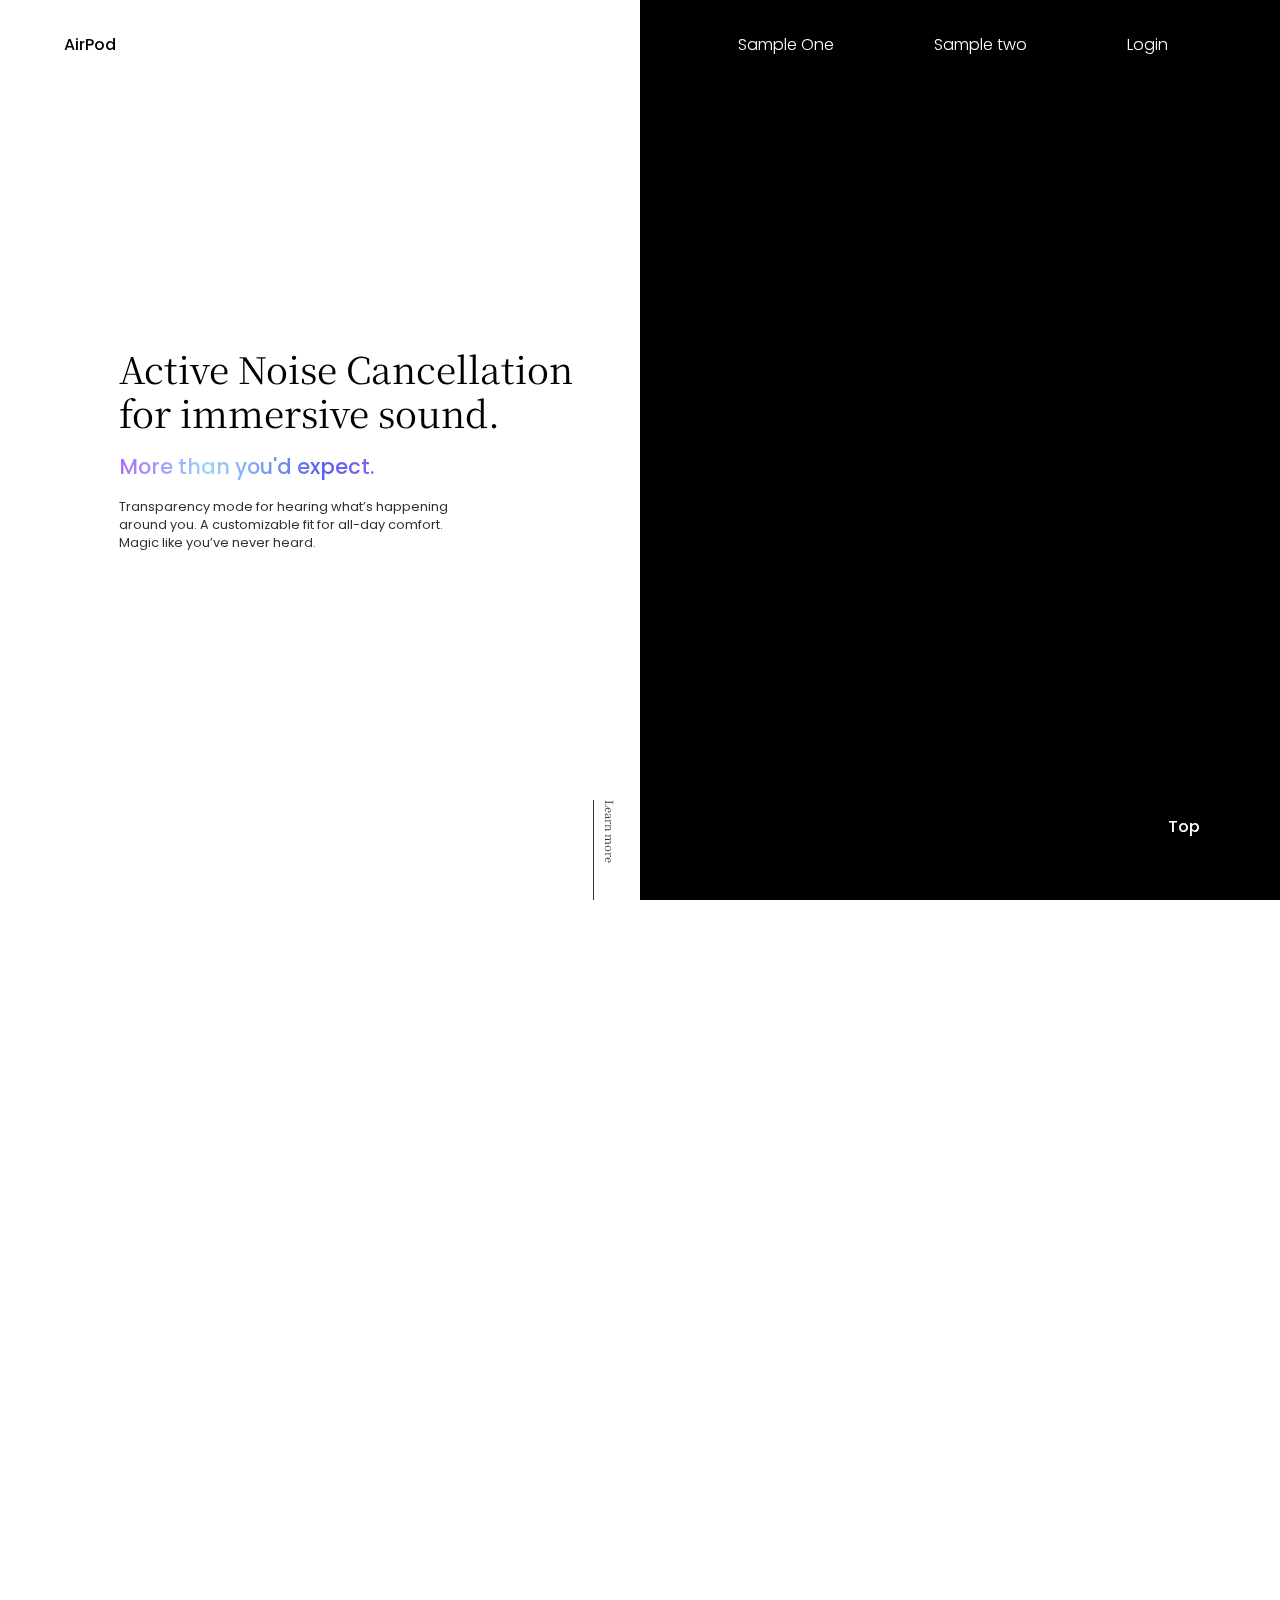
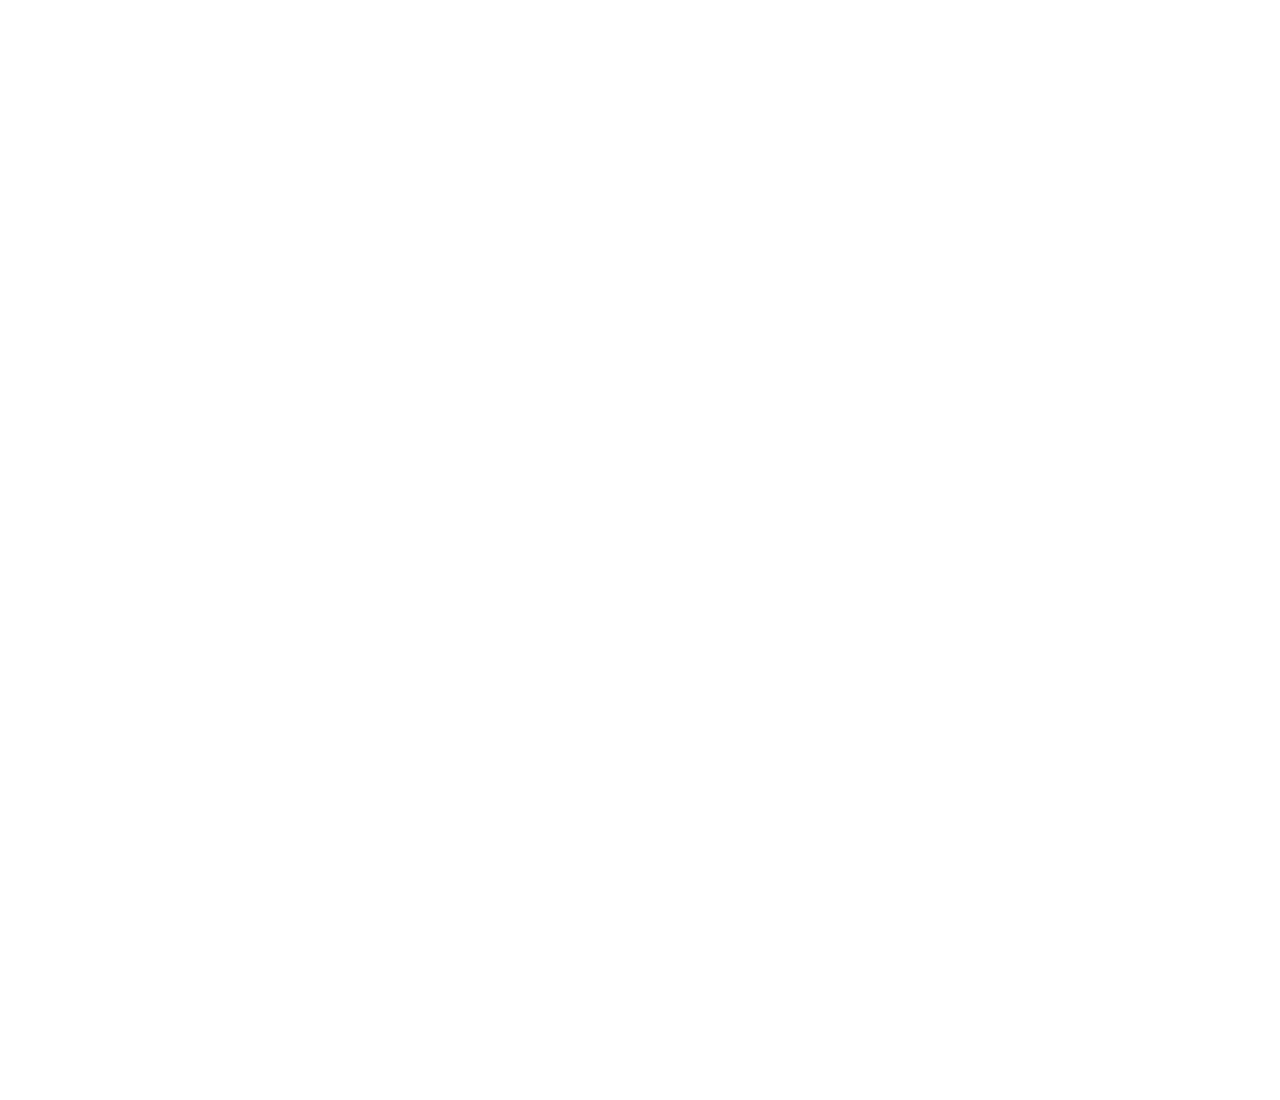
<file: index.html>
<!DOCTYPE html>
<html lang="en">
  <head>
    <meta charset="UTF-8" />
    <meta http-equiv="X-UA-Compatible" content="IE=edge" />
    <meta name="viewport" content="width=device-width, initial-scale=1.0" />
    <link rel="preconnect" href="https://fonts.googleapis.com" />
    <link rel="preconnect" href="https://fonts.gstatic.com" crossorigin />
    <link
      href="https://fonts.googleapis.com/css2?family=Noto+Serif+KR:wght@200;300;400;500;600;700;900&family=Poppins:wght@100;200;300;400;500;600&display=swap"
      rel="stylesheet"
    />
    <link rel="stylesheet" href="./css/main.css" />
    <script
      src="https://cdnjs.cloudflare.com/ajax/libs/jquery/3.6.0/jquery.min.js"
      integrity="sha512-894YE6QWD5I59HgZOGReFYm4dnWc1Qt5NtvYSaNcOP+u1T9qYdvdihz0PPSiiqn/+/3e7Jo4EaG7TubfWGUrMQ=="
      crossorigin="anonymous"
      referrerpolicy="no-referrer"
    ></script>
    <title>Document</title>
  </head>
  <body>
    <div id="Top" class="trigerTop">
      <span>Top</span>
    </div>
    <section class="Header-container">
      <div class="Header-nav-container">
        <div class="Header-nav-wrap">
          <div class="Header-nav-logo">AirPod</div>
          <div class="Header-nav-list">
            <span id="pageOne" onclick="return PageOne();">Sample One</span>
            <span id="pageTwo" onclick="return PageTwo();">Sample two</span>
            <span>Login</span>
          </div>
        </div>
      </div>
      <div class="Header-home-container">
        <div id="homeLeft" class="Header-home-left">
          <div class="Header-home-left-wrap">
            <div class="Header-home-left-container">
              <div class="Header-home-left-title-wrap">
                <div class="Header-home-left-title-top">
                  <h1>Active Noise Cancellation</h1>
                  <h1>for immersive sound.</h1>
                </div>
                <div class="Header-home-left-title-mid">
                  <h2>More than you'd expect.</h2>
                </div>
                <div class="Header-home-left-title-btm">
                  <p>
                    Transparency mode for hearing what’s happening around you. A customizable fit
                    for all-day comfort. Magic like you’ve never heard.
                  </p>
                </div>
              </div>
            </div>
            <div class="Header-home-left-arrow-wrap">
              <div class="Header-home-left-arrow-content">
                <span>Learn more</span>
              </div>
            </div>
          </div>
        </div>
        <div class="Header-home-right">
          <div class="Header-home-right-image">
            <div id="canvas-wrap" class="Header-home-right-image-wrap">
              <canvas id="hero-lightpass" ></canvas>
            </div>
          </div>
        </div>
      </div>
    </section>
    <section></section>
    <section></section>
    <script src="./js/main.js"></script>
  </body>
</html>
</file>
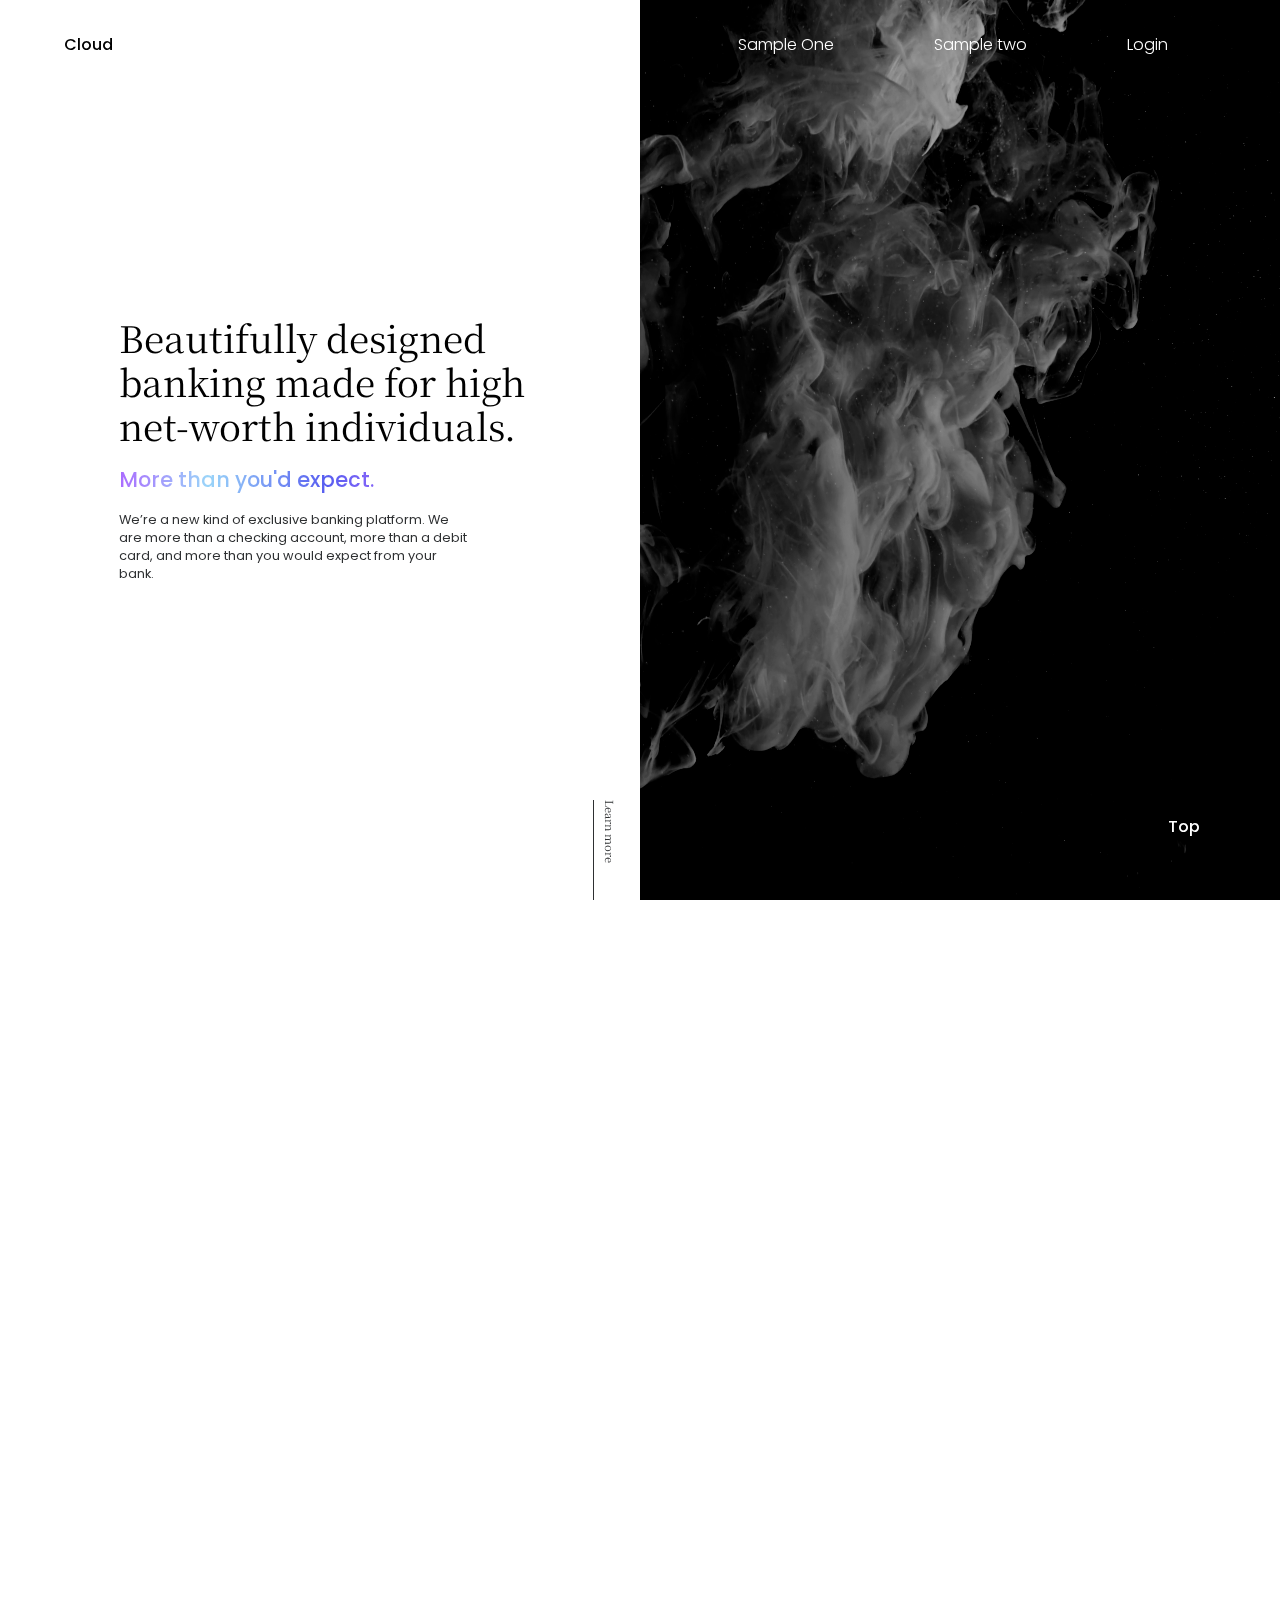
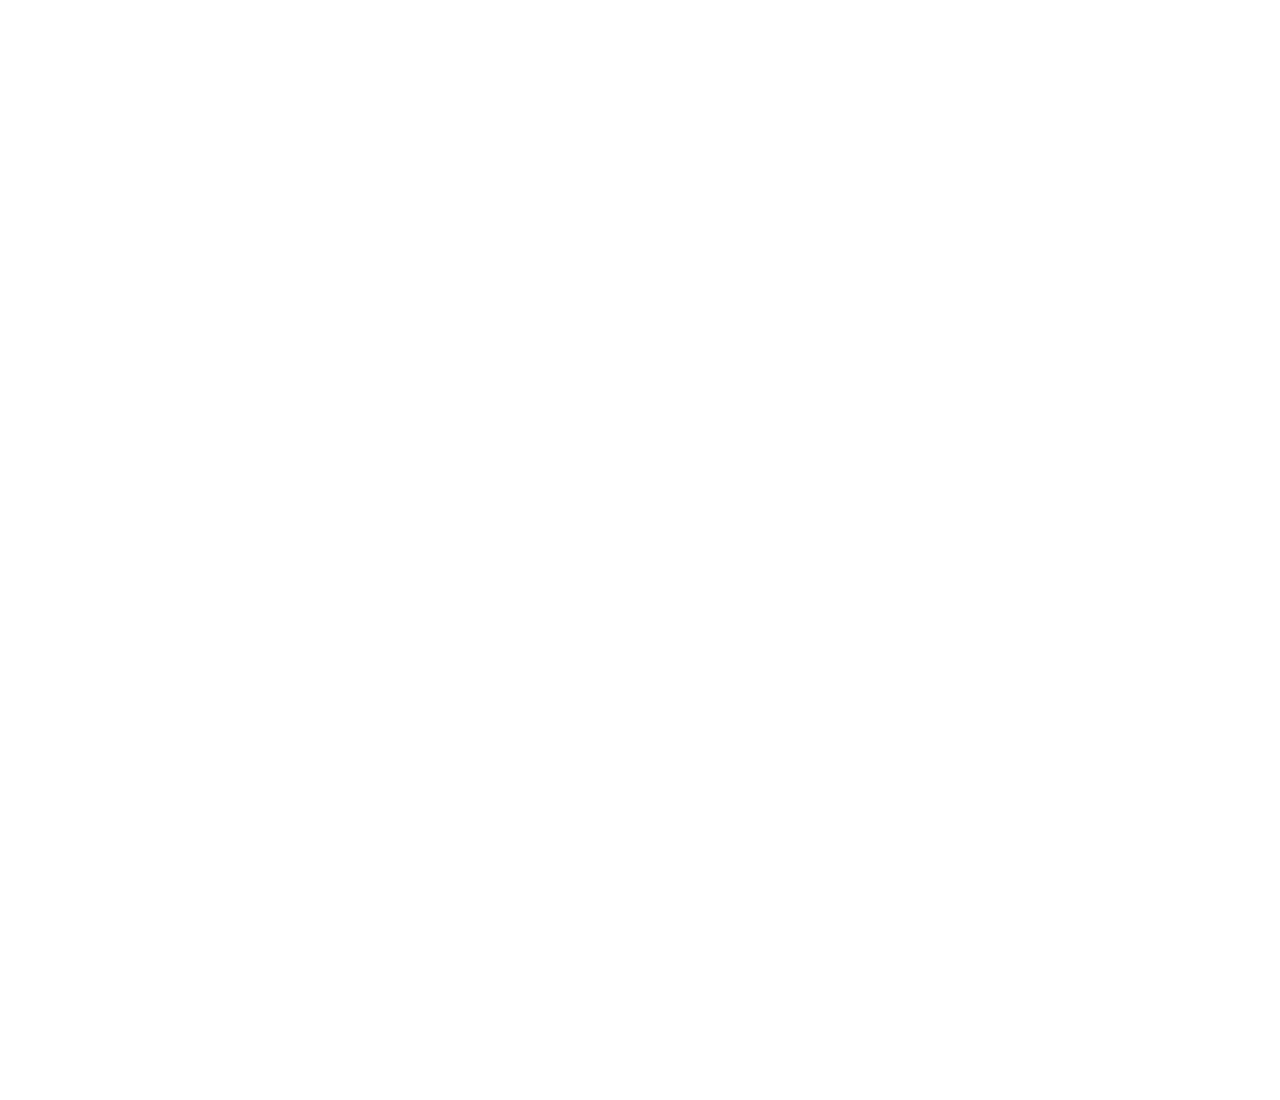
<file: sample_two.html>
<!DOCTYPE html>
<html lang="en">
  <head>
    <meta charset="UTF-8" />
    <meta http-equiv="X-UA-Compatible" content="IE=edge" />
    <meta name="viewport" content="width=device-width, initial-scale=1.0" />
    <link rel="preconnect" href="https://fonts.googleapis.com" />
    <link rel="preconnect" href="https://fonts.gstatic.com" crossorigin />
    <link
      href="https://fonts.googleapis.com/css2?family=Noto+Serif+KR:wght@200;300;400;500;600;700;900&family=Poppins:wght@100;200;300;400;500;600&display=swap"
      rel="stylesheet"
    />
    <link rel="stylesheet" href="./css/main.css" />
    <script
      src="https://cdnjs.cloudflare.com/ajax/libs/jquery/3.6.0/jquery.min.js"
      integrity="sha512-894YE6QWD5I59HgZOGReFYm4dnWc1Qt5NtvYSaNcOP+u1T9qYdvdihz0PPSiiqn/+/3e7Jo4EaG7TubfWGUrMQ=="
      crossorigin="anonymous"
      referrerpolicy="no-referrer"
    ></script>
    <title>Document</title>
  </head>
  <body>
    <div id="Top" class="trigerTop">
      <span>Top</span>
    </div>
    <section class="Header-container">
      <div class="Header-nav-container">
        <div class="Header-nav-wrap">
          <div class="Header-nav-logo">Cloud</div>
          <div class="Header-nav-list">
            <span id="pageOne" onclick="return PageOne();">Sample One</span>
            <span id="pageTwo" onclick="return PageTwo();">Sample two</span>
            <span>Login</span>
          </div>
        </div>
      </div>
      <div class="Header-home-container">
        <div id="homeLeft" class="Header-home-left">
          <div class="Header-home-left-wrap">
            <div class="Header-home-left-container">
              <div class="Header-home-left-title-wrap">
                <div class="Header-home-left-title-top">
                  <h1>Beautifully designed</h1>
                  <h1>banking made for high</h1>
                  <h1>net-worth individuals.</h1>
                </div>
                <div class="Header-home-left-title-mid">
                  <h2>More than you'd expect.</h2>
                </div>
                <div class="Header-home-left-title-btm">
                  <p>
                    We’re a new kind of exclusive banking platform. We are more
                    than a checking account, more than a debit card, and more
                    than you would expect from your bank.
                  </p>
                </div>
              </div>
            </div>
            <div class="Header-home-left-arrow-wrap">
              <div class="Header-home-left-arrow-content">
                <span>Learn more</span>
              </div>
            </div>
          </div>
        </div>
        <div class="Header-home-right">
          <div class="Header-home-right-image">
            <div id="canvas-wrap" class="Header-home-right-image-wrap">
              <canvas id="hero-lightpass" ></canvas>
            </div>
          </div>
        </div>
      </div>
    </section>
    <section></section>
    <section></section>
    <script src="./js/sample_two.js"></script>
  </body>
</html>
</file>
<file: css/main.css>
* {
  margin: 0;
  padding: 0;
  box-sizing: border-box;
  font-family: "Noto Serif KR", serif;
}
/* TRIGER TOP */
.trigerTop {
  width: auto;
  height: auto;
  padding: 1rem;
  position: fixed;
  bottom: 5%;
  right: 5%;
  display: flex;
  align-items: center;
  justify-content: center;
  z-index: 10;
}
.trigerTop span {
  font-family: "Poppins", sans-serif;
  font-size: 1rem;
  font-weight: 500;
  color: rgb(255, 255, 255);
}
.trigerTop:hover span {
  cursor: pointer;
}

/* HEADER STYLE */
.Header-container {
  width: 100%;
  height: 300vh;
  position: relative;
}

.Header-nav-container {
  width: 100%;
  height: auto;
  padding: 0 5%;
  position: absolute;
  top: 2rem;
  left: 0;
  z-index: 1;
}

.Header-nav-wrap {
  width: 100%;
  height: 100%;
  display: flex;
  flex-direction: row;
  justify-content: space-between;
  align-items: center;
}

.Header-nav-logo {
  font-family: "Poppins", sans-serif;
  font-size: 1rem;
  font-weight: 500;
}
.Header-nav-list span {
  font-family: "Poppins", sans-serif;
  font-size: 1rem;
  font-weight: 300;
  /* background-color: #2e3032; */
  color: rgb(255, 255, 255);
  padding: 0.7rem 3rem;
  border-radius: 5%;
  cursor: pointer;
}

.Header-home-container {
  width: 100%;
  height: 100vh;
  display: flex;
  flex-direction: row;
  position: sticky;
  position: -webkit-sticky;
  top: 0;
  z-index: -1;
}
.Header-home-left {
  width: 100%;
  height: 100%;
  position: relative;
  overflow: hidden;
  z-index: 2;
}
.Header-home-left-wrap {
  width: 50vw;
  height: 100vh;
  position: absolute;
  top: 0;
  left: 0;
  display: flex;
  flex-direction: row;
}

.Header-home-left-container {
  width: 100%;
  height: 100%;
  padding: 0 5%;
  position: relative;
  overflow: hidden;
}
.Header-home-left-title-wrap {
  width: 100%;
  position: absolute;
  top: 50%;
  left: 20%;
  transform: translate(0%, -50%);
  overflow: hidden;
  z-index: 1;
}
.Header-home-left-title-content {
  width: 100%;
  height: auto;
}
.Header-home-left-title-top h1 {
  font-size: 2.3rem;
  font-weight: 400;
  line-height: 1.2;
}
.Header-home-left-title-mid h2 {
  font-family: "Poppins", sans-serif;
  font-size: 1.3rem;
  font-weight: 500;
  margin: 1rem 0;
  position: relative;
  background: linear-gradient(
    90deg,
    #ab6bff,
    #9ad5f9 15%,
    #575df0 35%,
    #ab6bff 50%,
    #9ad5f9 65%,
    #575df0 85%,
    #ab6bff
  );
  background-clip: text;
  -webkit-background-clip: text;
  -webkit-text-fill-color: transparent;
  -webkit-backface-visibility: hidden;
  backface-visibility: hidden;
  animation: text 5s infinite;
}
@keyframes text {
  0% {
    background-color: #001f3f;
  }
  100% {
    background-color: #ff4136;
  }
}
.Header-home-left-title-btm {
  width: 60%;
  height: auto;
}
.Header-home-left-title-btm p {
  font-family: "Poppins", sans-serif;
  font-size: 0.8rem;
  color: #2e3032;
}
.Header-home-left-arrow-wrap {
  width: 8%;
  height: 100vh;
  position: relative;
}
.Header-home-left-arrow-content {
  width: auto;
  height: auto;
  position: absolute;
  bottom: 0;
  border-left: 1px solid #2e3032;
  padding-left: 0.5rem;
  padding-bottom: 2rem;
}
.Header-home-left-arrow-content span {
  font-size: 0.7rem;
  writing-mode: vertical-rl;
  color: #2e3032;
}
.Header-home-right {
  width: 100%;
  height: 100vh;
  background-color: black;
  position: static;
  position: -webkit-sticky;
  top: 0;
  left: 0;
}
.Header-home-right-image {
  width: 100%;
  height: auto;
}
.Header-home-right-image-wrap {
  width: 100%;
  height: 100vh;
  position: relative;
  overflow: hidden;
}
.Header-home-right-image-wrap canvas {
  width: 100vw;
  height: 100vh;
  position: absolute;
  top: 0;
  right: 0;
}
</file>
